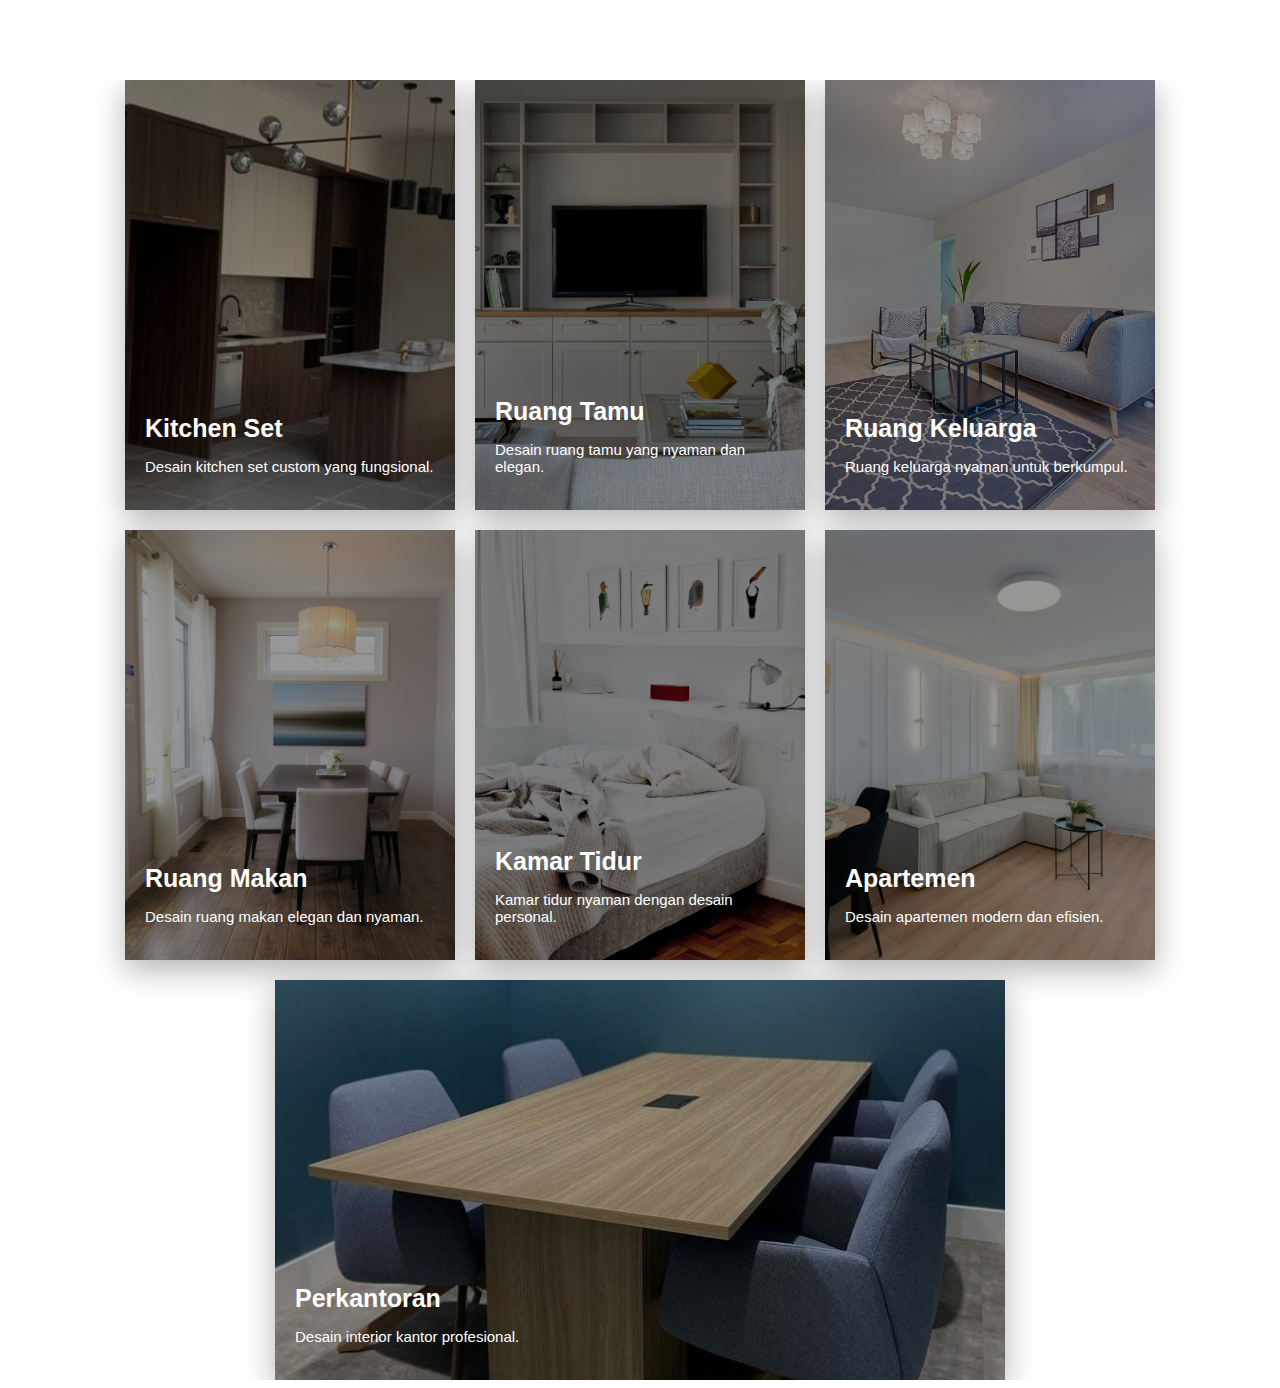
<file: slider.html>
<!DOCTYPE html>
<html lang="en">
<head>
    <meta charset="UTF-8">
    <meta name="viewport" content="width=device-width, initial-scale=1.0">
    <link rel="stylesheet" href="slider-style.css">
    <link rel="stylesheet" href="slider.css">
    <title>Galeri Produk</title>
    <style>
       
    </style>
</head>
<body>
    <div class="product-card-main">
        <div class="produk-grid-container">
            <!-- Baris 1 -->
            <div class="produk-row-three">
                <div class="produk-card" onclick="openSlider('Kitchen Set', [
                    'image/furniture dapur.jpeg',
                    
                ])">
                    <img src="image/furniture dapur.jpeg" alt="Kitchen Set">
                    <div class="produk-overlay"></div>
                    <div class="produk-card-text">
                        <h3>Kitchen Set</h3>
                        <p>Desain kitchen set custom yang fungsional.</p>
                    </div>
                </div>

                <div class="produk-card" onclick="openSlider('Ruang Tamu', [
                    'image/product/ruang tamu.jpg',

                ])">
                    <img src="image/product/ruang tamu.jpg" alt="Living Room">
                    <div class="produk-overlay"></div>
                    <div class="produk-card-text">
                        <h3>Ruang Tamu</h3>
                        <p>Desain ruang tamu yang nyaman dan elegan.</p>
                    </div>
                </div>

                <div class="produk-card" onclick="openSlider('Ruang Keluarga', [
                    'image/product/Ruang keluarga.jpg',
                 
                ])">
                    <img src="image/product/Ruang keluarga.jpg" alt="Family Room">
                    <div class="produk-overlay"></div>
                    <div class="produk-card-text">
                        <h3>Ruang Keluarga</h3>
                        <p>Ruang keluarga nyaman untuk berkumpul.</p>
                    </div>
                </div>
            </div>

            <!-- Baris 2 -->
            <div class="produk-row-three">
                <div class="produk-card" onclick="openSlider('Ruang Makan', [
                    'image/product/ruang makan.jpg',

                ])">
                    <img src="image/product/ruang makan.jpg" alt="Dining Room">
                    <div class="produk-overlay"></div>
                    <div class="produk-card-text">
                        <h3>Ruang Makan</h3>
                        <p>Desain ruang makan elegan dan nyaman.</p>
                    </div>
                </div>

                <div class="produk-card" onclick="openSlider('Kamar Tidur', [
                    'image/product/Bedroom.jpg',
                   
                ])">
                    <img src="image/product/Bedroom.jpg" alt="Bedroom">
                    <div class="produk-overlay"></div>
                    <div class="produk-card-text">
                        <h3>Kamar Tidur</h3>
                        <p>Kamar tidur nyaman dengan desain personal.</p>
                    </div>
                </div>

                <div class="produk-card" onclick="openSlider('Apartemen', [
                    'image/product/Apartemen.jpg',
                   
                ])">
                    <img src="image/product/Apartemen.jpg" alt="Apartment">
                    <div class="produk-overlay"></div>
                    <div class="produk-card-text">
                        <h3>Apartemen</h3>
                        <p>Desain apartemen modern dan efisien.</p>
                    </div>
                </div>
            </div>

            <!-- Baris 3 -->
            <div class="produk-row-one">
                <div class="produk-card" onclick="openSlider('Perkantoran', [
                    'image/product/interior kantor.jpg',
                   
                ])">
                    <img src="image/product/interior kantor.jpg" alt="Office">
                    <div class="produk-overlay"></div>
                    <div class="produk-card-text">
                        <h3>Perkantoran</h3>
                        <p>Desain interior kantor profesional.</p>
                    </div>
                </div>
            </div>
        </div>
    </div>

    <!-- Slider Modal -->
    <div id="sliderModal" class="slider-modal">
        <span class="close-slider" onclick="closeSlider()">&times;</span>
        <div class="slider-content">
            <div class="slider-nav prev-slide" onclick="changeSlide(-1)">&#10094;</div>
            <div class="slider-images-container" id="sliderImages"></div>
            <div class="slider-title" id="sliderTitle"></div>
            <div class="slider-nav next-slide" onclick="changeSlide(1)">&#10095;</div>
        </div>
    </div>

    <script src="slider.js">
     
    </script>
</body>
</html>
</file>
<file: slider-style.css>
/* HASIL PRODUK */


    .produk-header {
        max-width: 900px;
        width: 100%;
        margin: 5rem auto 0 auto;
        text-align: left;
    }


    .produk-header h5 {
        font-size: 15px;
        color: #888;
        letter-spacing: 1px;
        margin-bottom: 8px;
        font-family: "Poppins", sans-serif;
    }

    .produk-header h2 {
        font-size: 2.5rem;
        margin-bottom: 20px;
        font-weight: bold;
        font-family: "Poppins", sans-serif;

    }

    .produk-header p {
        font-size: 16px;
        color: #444;
        line-height: 1.6;
        font-family: "Poppins", sans-serif;
    }



    .produk-grid-container {
        margin-top: 5rem;
        display: flex;
        flex-direction: column;
        gap: 20px;
        align-items: center;
        overflow-x: hidden;
        width: 100%;
    }

    .produk-row-three {
        display: flex;
        justify-content: center;
        gap: 20px;
    }

    .produk-row-one {
        display: flex;
        flex-wrap: wrap;
        justify-content: center;
        gap: 20px;
    }

    .produk-row-three .produk-card {
        position: relative;
        width: 330px;
        height: 430px;
        /* Potrait */
        overflow: hidden;
        box-shadow: 0 10px 30px rgba(0, 0, 0, 0.3);
        cursor: pointer;
    }

    .produk-row-one .produk-card {
        position: relative;
        width: 730px;
        height: 400px;
        /* Potrait */
        overflow: hidden;
        box-shadow: 0 10px 30px rgba(0, 0, 0, 0.3);
        cursor: pointer;
    }

    .produk-row-three .produk-card img {
        width: 100%;
        height: 100%;
        object-fit: cover;
        transition: transform 0.5s ease;
        
    }

    .produk-row-one .produk-card img {
        width: 100%;
        height: 100%;
        object-fit: cover;
        transition: transform 0.5s ease;
        
    }

    .produk-card:hover img {
        transform: scale(1.1);
    }

    .produk-overlay {
        position: absolute;
        top: 0;
        left: 0;
        height: 100%;
        width: 100%;
        transition: background 0.3s ease;
        background: rgba(0, 0, 0, 0.4);
    }

    .produk-card:hover .produk-overlay {
        background: rgba(0, 0, 0, 0.6);
    }

    .produk-card-text {
        position: absolute;
        bottom: 20px;
        left: 20px;
        right: 20px;
        color: white;
        z-index: 2;
        font-family: "Poppins", sans-serif;
    }

    .produk-card-text h3 {
        font-size: 25px;
        margin-bottom: 5px;
    }

    .produk-card-text p {
        font-size: 15px;
    }

    

    @media only screen and (max-width: 1025px) {
        
        /* HASIL PRODUK */

         .produk-row-one .produk-card{
        width: 530px;
        height: 300px;
    }

    .produk-row-three .produk-card {
        width: 240px;
        height: 340px;
    }

    .produk-card {
        width: 230px;
        height: 330px;
    }
.produk-header {
        max-width: 600px;
    }

    .produk-card {
        width: 230px;
        height: 330;
    }

    .step {
        flex: 1 1 45%;
        /* 2 kolom */
        max-width: none;

    }
    }

    @media only screen and (max-width: 768px) {
        
    /*HASIL PRODUK*/
   .produk-row {
        flex-wrap: wrap;
        align-items: center;
    }

    .produk-card {
        width: 75vw;
        height: 40vw;
    }

    .produk-header h2 {
        font-size: 22px;
    }

    .produk-header p {
        font-size: 14px;
    }

    /*HASIL PRODUK*/
    .produk-row-three {
        flex-wrap: wrap;
        align-items: center;
    }

    .produk-row-three .produk-card {
        width: 70vw;
        height: 40vw;
    }

    .produk-row-one {
        align-items: center;
    }

    .produk-row-one .produk-card {
        width: 70vw;
        height: 40vw;
    }

    .produk-row {
        flex-wrap: wrap;
        align-items: center;
    }

    .produk-card {
        width: 75vw;
        height: 40vw;
    }

    .produk-header h2 {
        font-size: 22px;
    }

    .produk-header p {
        font-size: 14px;
    }
    }

    @media only screen and (max-width: 425px) {
               /*HASIL PRODUK*/
    .produk-header {
        max-width: 90%;
        text-align: left;
        /* atau center jika diinginkan */
        margin: 2rem auto;
    }

    .produk-header h5 {
        font-size: 13px;
    }

    .produk-header h2 {
        font-size: 1.5rem;
    }

    .produk-header p {
        font-size: 14px;
        line-height: 1.5;
    }

    .produk-card-text h3 {
        font-size: 17px;
    }

    .produk-card-text p {
        font-size: 12px;
    }
    }
</file>
<file: slider.css>
/* SLIDER MODAL STYLES */
        .slider-modal {
            display: none;
            position: fixed;
            top: 0;
            left: 0;
            width: 100%;
            height: 100%;
            background-color: rgba(0, 0, 0, 0.9);
            z-index: 1000;
            align-items: center;
            justify-content: center;
            opacity: 0;
            transition: opacity 0.3s ease;
        }
        
        .slider-modal.show {
            opacity: 1;
            display: flex;
            animation: modalFadeIn 0.4s ease-out;
        }
        
       
        .slider-content {
            position: relative;
            width: 80%;
            max-width: 900px;
            overflow: hidden;
        }
        
        .slider-images-container {
            display: flex;
            transition: transform 0.6s ease-in-out;
            will-change: transform;
        }
        
        .slider-image {
            width: 100%;
            flex-shrink: 0;
            max-height: 80vh;
            object-fit: contain;
            border-radius: 8px;
            opacity: 0;
            transition: opacity 0.5s ease;
        }
        
        .slider-image.active {
            opacity: 1;
        }
        
        .close-slider {
            position: absolute;
            top: 20px;
            right: 20px;
            color: white;
            font-size: 35px;
            cursor: pointer;
            z-index: 1001;
            transition: transform 0.2s ease;
        }
        
        .close-slider:hover {
            transform: scale(1.2);
        }
        
        .slider-nav {
            position: absolute;
            top: 50%;
            transform: translateY(-50%);
            color: white;
            font-size: 30px;
            cursor: pointer;
            background: rgba(0, 0, 0, 0.5);
            width: 50px;
            height: 50px;
            display: flex;
            align-items: center;
            justify-content: center;
            border-radius: 50%;
            z-index: 1001;
            transition: all 0.3s ease;
            opacity: 0.7;
        }
        
        .slider-nav:hover {
            opacity: 1;
            background: rgba(0, 0, 0, 0.8);
            transform: translateY(-50%) ;
        }
        
        .prev-slide {
            left: 20px;
        }
        
        .next-slide {
            right: 20px;
        }
        
        
        @media (max-width: 768px) {
            .slider-content {
                width: 95%;
            }
            
            .slider-nav {
                width: 40px;
                height: 40px;
                font-size: 24px;
            }
            
            .slider-title {
                font-size: 18px;
                bottom: 20px;
            }
        }
</file>
